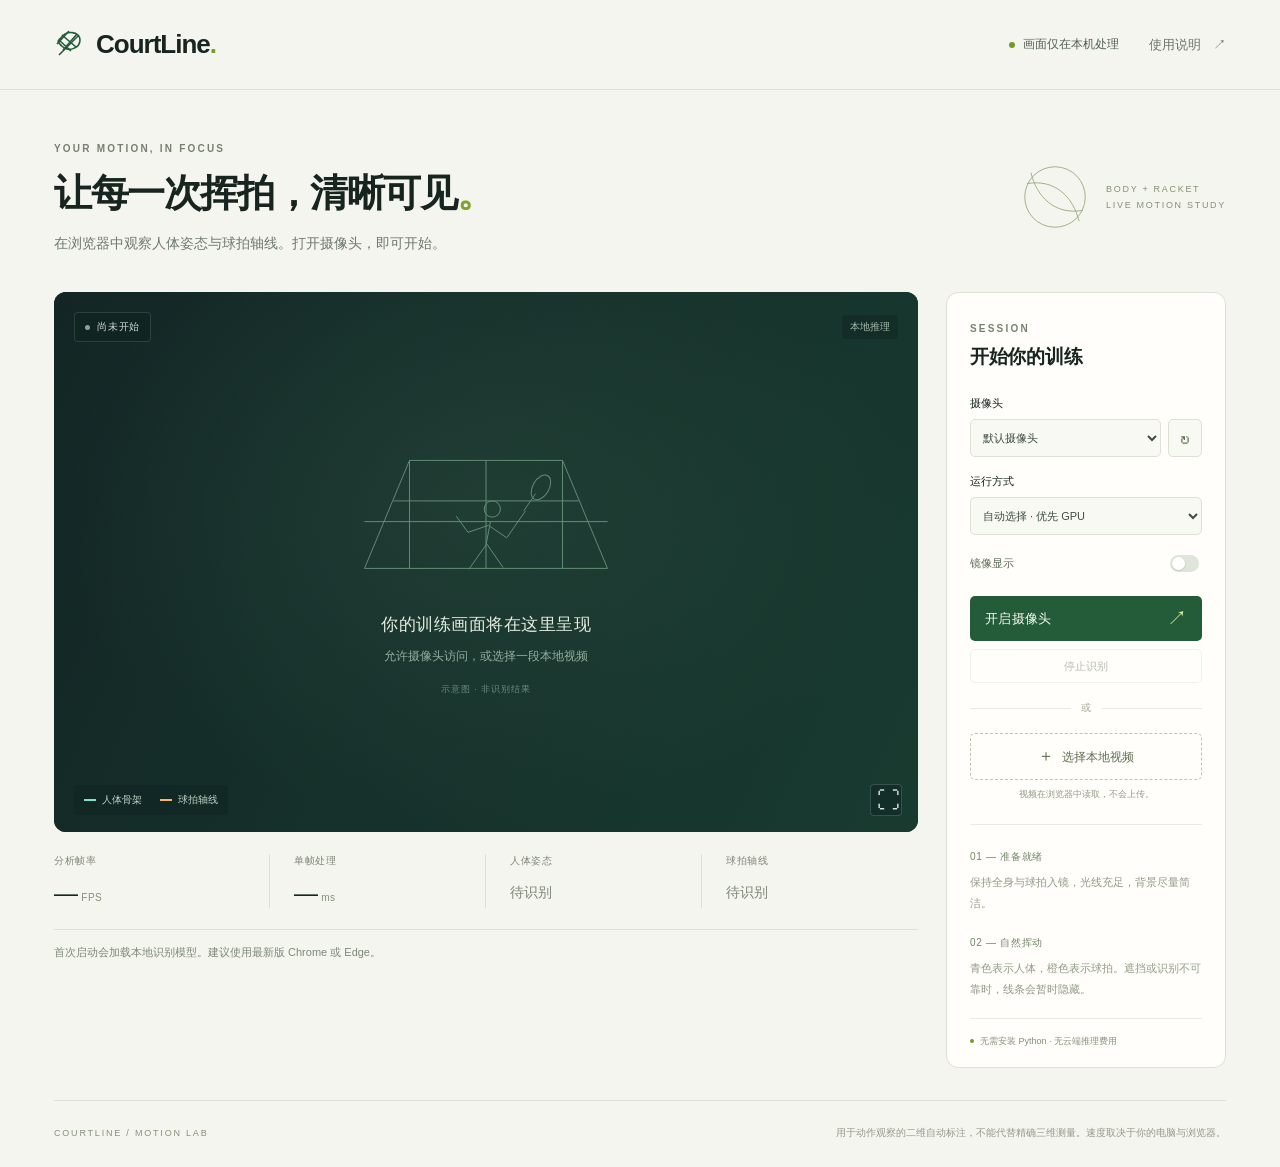
<file: index.html>
<!doctype html>
<html lang="zh-CN">
<head><meta charset="UTF-8"><meta name="viewport" content="width=device-width,initial-scale=1"><meta name="theme-color" content="#f5f5ef"><title>CourtLine · 人体与球拍实时识别</title><link rel="icon" href="./icon.svg" type="image/svg+xml"><link rel="stylesheet" href="./style.css"></head>
<body>
<header class="masthead"><a href="./" class="brand" aria-label="CourtLine首页"><svg viewBox="0 0 32 32" aria-hidden="true"><path d="M5 26 25 6M7 9c5-8 19-7 19 2 0 8-11 12-17 7S3 12 7 9Z"/><path d="m8 6 14 12M5 11l12 11M15 2 3 15M23 5 9 21"/></svg><span>CourtLine<span class="brand-dot">.</span></span></a><span class="privacy"><span class="status-dot"></span>画面仅在本机处理</span><a href="./help.html" class="help-link" target="_blank" rel="noopener">使用说明 <span>↗</span></a></header>
<main>
<section class="intro"><div><span class="eyebrow">YOUR MOTION, IN FOCUS</span><h1>让每一次挥拍，<br class="mobile-break">清晰可见<span>。</span></h1><p>在浏览器中观察人体姿态与球拍轴线。打开摄像头，即可开始。</p></div><div class="intro-mark" aria-hidden="true"><svg viewBox="0 0 100 100"><circle cx="50" cy="50" r="42"/><path d="M15 25c40 0 60 30 62 64M85 75C45 75 25 45 23 11"/></svg><span>BODY + RACKET<br>LIVE MOTION STUDY</span></div></section>
<section class="workspace" aria-label="实时识别工作区">
<div class="viewer-column">
<div class="viewer" id="viewer">
<canvas id="output" width="1280" height="720" aria-label="人体与球拍标注画面"></canvas>
<div id="empty-state" class="empty-state"><div class="court-drawing" aria-hidden="true"><svg viewBox="0 0 300 190"><path d="M65 36h170l50 120H15ZM47 81h206M150 36v120M65 36v120M235 36v120M15 104h270"/><circle cx="157" cy="90" r="9"/><path d="m155 104-5 26-19 27m20-28 18 26m-16-47-23 8-13-18m37 11 19 13 21-30"/><path d="m192 92 13-19"/><ellipse cx="211" cy="66" rx="9" ry="15" transform="rotate(30 211 66)"/></svg></div><h2>你的训练画面将在这里呈现</h2><p>允许摄像头访问，或选择一段本地视频</p><span class="illustration-note">示意图 · 非识别结果</span></div>
<div class="viewer-top"><span class="live-pill" id="live-pill"><i></i><span id="source-status">尚未开始</span></span><span id="backend-tag">本地推理</span></div>
<div class="viewer-bottom"><div class="legend"><span><i class="body-color"></i>人体骨架</span><span><i class="racket-color"></i>球拍轴线</span></div><button id="fullscreen" class="icon-button" aria-label="全屏显示" title="全屏显示">⛶</button></div>
<div id="loading-overlay" class="loading-overlay" hidden><span class="spinner"></span><strong id="loading-title">正在准备识别模型</strong><p id="loading-message" role="status">首次启动需要下载模型，请稍候</p><button id="cancel-load" class="text-button">取消</button></div>
</div>
<div class="metrics" aria-label="识别状态"><div><span class="metric-label">分析帧率</span><strong id="fps">—<small> FPS</small></strong></div><div><span class="metric-label">单帧处理</span><strong id="latency">—<small> ms</small></strong></div><div><span class="metric-label">人体姿态</span><strong id="body-status" class="metric-state">待识别</strong></div><div><span class="metric-label">球拍轴线</span><strong id="racket-status" class="metric-state">待识别</strong></div></div>
<p id="notice" class="notice" role="status" aria-live="polite">首次启动会加载本地识别模型。建议使用最新版 Chrome 或 Edge。</p>
</div>
<aside class="controls">
<div class="control-heading"><span class="eyebrow">SESSION</span><h2>开始你的训练</h2></div>
<label class="field-label" for="camera-select">摄像头</label><div class="select-row"><select id="camera-select"><option value="">默认摄像头</option></select><button class="refresh-button" id="refresh-cameras" aria-label="刷新摄像头列表" title="刷新摄像头列表">↻</button></div>
<label class="field-label" for="backend-select">运行方式</label><select id="backend-select"><option value="auto">自动选择 · 优先 GPU</option><option value="wasm">CPU 兼容模式</option></select>
<div class="toggle-row"><label for="mirror">镜像显示</label><input id="mirror" type="checkbox" role="switch"></div>
<button id="start-camera" class="primary-button"><span>开启摄像头</span><span aria-hidden="true">↗</span></button>
<button id="stop" class="stop-button" disabled>停止识别</button>
<div class="or"><span></span>或<span></span></div>
<label class="upload-button" for="video-file"><span aria-hidden="true">＋</span> 选择本地视频<input id="video-file" type="file" accept="video/*"></label><p class="local-note">视频在浏览器中读取，不会上传。</p>
<div class="tips"><span class="tips-number">01 — 准备就绪</span><p>保持全身与球拍入镜，光线充足，背景尽量简洁。</p><span class="tips-number">02 — 自然挥动</span><p>青色表示人体，橙色表示球拍。遮挡或识别不可靠时，线条会暂时隐藏。</p></div>
<div class="session-footer"><span class="mini-dot"></span>无需安装 Python · 无云端推理费用</div>
</aside>
</section>
<footer class="page-footer"><span>COURTLINE / MOTION LAB</span><p>用于动作观察的二维自动标注，不能代替精确三维测量。速度取决于你的电脑与浏览器。</p></footer>
</main>
<video id="input-video" playsinline muted hidden></video><canvas id="capture" hidden></canvas>
<script type="module" src="./app.js"></script>
</body></html>
</file>
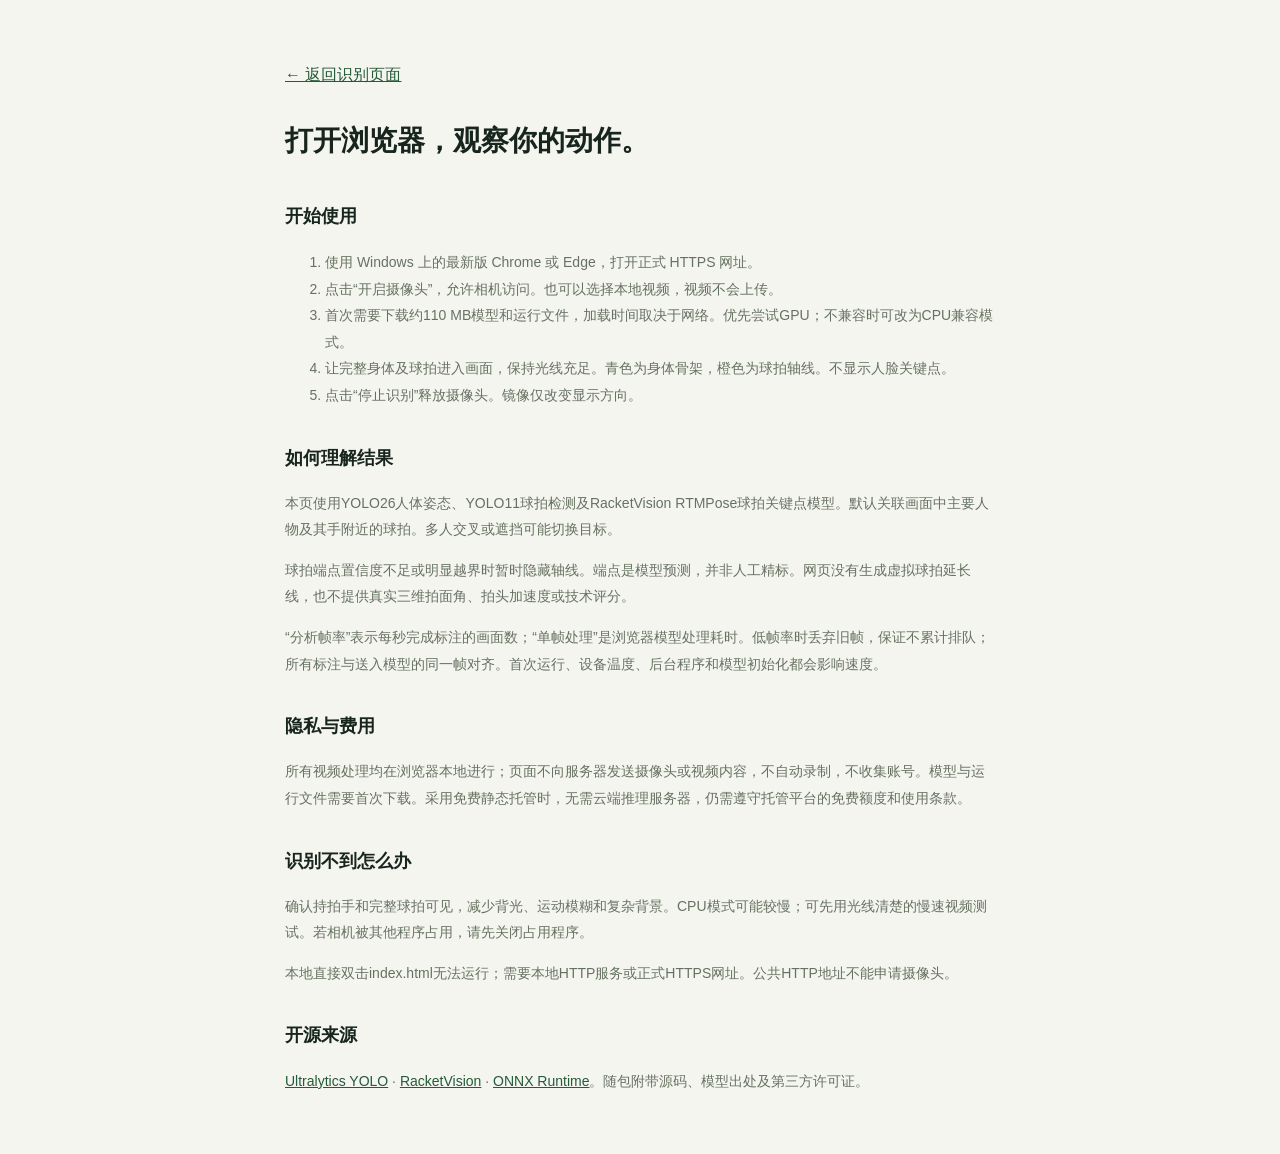
<file: help.html>
<!doctype html><html lang="zh-CN"><meta charset="utf-8"><meta name="viewport" content="width=device-width,initial-scale=1"><title>CourtLine · 使用说明</title><link rel="stylesheet" href="./style.css"><style>article{max-width:760px;margin:60px auto;padding:0 25px;line-height:1.9}h1{font-size:28px}h2{font-size:18px;margin-top:32px}p,li{font-size:14px;color:#667261}a{color:#245b39}</style><article><a href="./">← 返回识别页面</a><h1>打开浏览器，观察你的动作。</h1><h2>开始使用</h2><ol><li>使用 Windows 上的最新版 Chrome 或 Edge，打开正式 HTTPS 网址。</li><li>点击“开启摄像头”，允许相机访问。也可以选择本地视频，视频不会上传。</li><li>首次需要下载约110 MB模型和运行文件，加载时间取决于网络。优先尝试GPU；不兼容时可改为CPU兼容模式。</li><li>让完整身体及球拍进入画面，保持光线充足。青色为身体骨架，橙色为球拍轴线。不显示人脸关键点。</li><li>点击“停止识别”释放摄像头。镜像仅改变显示方向。</li></ol><h2>如何理解结果</h2><p>本页使用YOLO26人体姿态、YOLO11球拍检测及RacketVision RTMPose球拍关键点模型。默认关联画面中主要人物及其手附近的球拍。多人交叉或遮挡可能切换目标。</p><p>球拍端点置信度不足或明显越界时暂时隐藏轴线。端点是模型预测，并非人工精标。网页没有生成虚拟球拍延长线，也不提供真实三维拍面角、拍头加速度或技术评分。</p><p>“分析帧率”表示每秒完成标注的画面数；“单帧处理”是浏览器模型处理耗时。低帧率时丢弃旧帧，保证不累计排队；所有标注与送入模型的同一帧对齐。首次运行、设备温度、后台程序和模型初始化都会影响速度。</p><h2>隐私与费用</h2><p>所有视频处理均在浏览器本地进行；页面不向服务器发送摄像头或视频内容，不自动录制，不收集账号。模型与运行文件需要首次下载。采用免费静态托管时，无需云端推理服务器，仍需遵守托管平台的免费额度和使用条款。</p><h2>识别不到怎么办</h2><p>确认持拍手和完整球拍可见，减少背光、运动模糊和复杂背景。CPU模式可能较慢；可先用光线清楚的慢速视频测试。若相机被其他程序占用，请先关闭占用程序。</p><p>本地直接双击index.html无法运行；需要本地HTTP服务或正式HTTPS网址。公共HTTP地址不能申请摄像头。</p><h2>开源来源</h2><p><a href="https://github.com/ultralytics/ultralytics" target="_blank" rel="noopener">Ultralytics YOLO</a> · <a href="https://github.com/OrcustD/RacketVision" target="_blank" rel="noopener">RacketVision</a> · <a href="https://onnxruntime.ai/" target="_blank" rel="noopener">ONNX Runtime</a>。随包附带源码、模型出处及第三方许可证。</p></article></html>
</file>
<file: style.css>
:root{--paper:#f5f5ef;--ink:#18251f;--muted:#6d786f;--green:#245b39;--lime:#d4eb62;--border:#dce0d5;--body:#77e6d0;--racket:#ffb45c}*{box-sizing:border-box}body{margin:0;background:var(--paper);color:var(--ink);font-family:Inter,"Segoe UI","PingFang SC","Microsoft YaHei",sans-serif;-webkit-font-smoothing:antialiased}button,input,select{font:inherit}button,a,input,select{-webkit-tap-highlight-color:transparent}button:focus-visible,a:focus-visible,select:focus-visible,input:focus-visible{outline:3px solid #95b450;outline-offset:4px}button{cursor:pointer}button:disabled{cursor:default;opacity:.45}a{color:inherit}.masthead{height:90px;border-bottom:1px solid var(--border);display:flex;align-items:center;gap:30px;max-width:1440px;margin:auto;padding:0 54px}.brand{display:flex;align-items:center;gap:10px;text-decoration:none;font-size:26px;font-weight:750;letter-spacing:-1px}.brand svg{width:32px;height:32px;stroke:var(--green);fill:none;stroke-width:1.6}.brand-dot{color:#739a27}.privacy{font-size:12px;color:#506051;display:flex;gap:8px;align-items:center;margin-left:auto}.status-dot,.mini-dot{width:6px;height:6px;background:#739a27;border-radius:50%;display:inline-block}.help-link{font-size:13px;text-decoration:none;color:#6b756a}.help-link span{padding-left:8px}main{max-width:1440px;margin:auto;padding:48px 54px 0}.intro{display:flex;align-items:center;justify-content:space-between;margin-bottom:36px}.eyebrow{font-size:10px;font-weight:650;letter-spacing:2.2px;color:#76806f}.intro h1{font-size:38px;font-weight:650;line-height:1.45;letter-spacing:-1.4px;margin:10px 0 10px}.intro h1>span{color:#82a330}.intro p{color:var(--muted);font-size:14px;margin:0;line-height:1.8}.mobile-break{display:none}.intro-mark{display:flex;align-items:center;gap:15px;color:#83916f}.intro-mark svg{width:72px;height:72px;fill:none;stroke:#9bab80;stroke-width:1.2;transform:rotate(-10deg)}.intro-mark span{font-size:9px;letter-spacing:1.7px;line-height:1.8}.workspace{display:grid;grid-template-columns:minmax(0,1fr) 280px;gap:28px;align-items:start}.viewer{position:relative;background:#132b29;aspect-ratio:16/10;border-radius:12px;overflow:hidden;isolation:isolate}.viewer::before{content:"";position:absolute;inset:0;background:radial-gradient(ellipse at 50% 40%,#2b4b3e80,transparent 70%),linear-gradient(115deg,#132625,#183b30);z-index:-1}.viewer #output{width:100%;height:100%;object-fit:contain;display:block}.viewer-top{position:absolute;top:20px;left:20px;right:20px;display:flex;justify-content:space-between;align-items:center;gap:8px;pointer-events:none}.live-pill{display:flex;align-items:center;gap:7px;padding:7px 10px;font-size:10px;letter-spacing:.8px;color:#d0dad3;background:#102522aa;border:1px solid #a0beac30;border-radius:4px;backdrop-filter:blur(8px)}.live-pill i{width:5px;height:5px;border-radius:50%;background:#8ca298}.live-pill.running i{background:#cde866;box-shadow:0 0 0 3px #cde86620}#backend-tag{font-size:10px;color:#a6bbad;background:#10252280;padding:5px 8px;border-radius:4px}.empty-state{position:absolute;inset:0;display:flex;align-items:center;justify-content:center;flex-direction:column;padding:60px 20px;text-align:center;pointer-events:none}.court-drawing{width:270px;opacity:.65;margin-bottom:6px}.court-drawing svg{fill:none;stroke:#86b89d;stroke-width:1.1}.empty-state h2{font-size:17px;font-weight:450;letter-spacing:.5px;color:#e6efe4;margin:4px 0 12px}.empty-state p{font-size:12px;color:#93ae9f;margin:0}.illustration-note{font-size:9px;color:#6c8b7c;margin-top:18px;letter-spacing:1px}.viewer-bottom{position:absolute;bottom:16px;left:20px;right:16px;display:flex;justify-content:space-between;align-items:center;pointer-events:none}.legend{display:flex;gap:18px;color:#bdd1c5;font-size:10px;background:#10252288;border-radius:4px;padding:8px 10px}.legend span{display:flex;align-items:center;gap:6px}.legend i{width:12px;height:2px;display:inline-block}.body-color{background:var(--body)}.racket-color{background:var(--racket)}.icon-button{border:1px solid #aac5b63d;background:#10252288;color:#d9e7dc;font-size:23px;width:32px;height:32px;border-radius:4px;pointer-events:auto;line-height:1}.metrics{display:grid;grid-template-columns:repeat(4,1fr);padding:22px 0 21px;border-bottom:1px solid var(--border)}.metrics>div{padding-left:24px;border-right:1px solid var(--border)}.metrics>div:first-child{padding-left:0}.metrics>div:last-child{border:0}.metric-label{font-size:10px;color:#7e8778;display:block;margin-bottom:9px;letter-spacing:.5px}.metrics strong{display:block;font-size:24px;font-weight:500;font-variant-numeric:tabular-nums;line-height:1.3}.metrics small{font-size:10px;font-weight:400;letter-spacing:.5px;color:#829078}.metrics .metric-state{font-size:14px;line-height:31px;color:#7c8778}.metrics .metric-state.observed{color:var(--green)}.notice{font-size:11px;color:#7c8778;line-height:1.8;margin-top:13px}.notice.error{color:#a23c2b}.controls{background:#fffefa;border:1px solid var(--border);border-radius:12px;padding:25px 23px 19px}.control-heading h2{font-size:19px;font-weight:600;margin:8px 0 26px;letter-spacing:-.3px}.field-label{font-size:11px;font-weight:550;display:block;margin:17px 0 8px}select{color:#3e4d42;background:#f8f9f3;border:1px solid #dce2d5;border-radius:5px;min-height:38px;padding:8px;width:100%;font-size:11px;max-width:100%;text-overflow:ellipsis}.select-row{display:flex;gap:7px}.select-row select{min-width:0;flex:1}.refresh-button{width:34px;border:1px solid var(--border);border-radius:5px;background:#f8f9f3;color:#62705b;font-size:20px}.toggle-row{display:flex;align-items:center;justify-content:space-between;margin:17px 0 21px;font-size:11px;color:#5e6b5c}.toggle-row input{appearance:none;width:29px;height:17px;background:#dfe5d9;border-radius:20px;cursor:pointer;position:relative;transition:background .2s}.toggle-row input::after{content:"";width:13px;height:13px;border-radius:50%;position:absolute;top:2px;left:2px;background:#fff;box-shadow:0 1px 2px #0002;transition:transform .2s}.toggle-row input:checked{background:#47764b}.toggle-row input:checked::after{transform:translateX(12px)}.primary-button{background:var(--green);color:#f6faef;border:0;min-height:45px;width:100%;border-radius:5px;padding:0 15px;display:flex;align-items:center;justify-content:space-between;font-size:13px;letter-spacing:.3px;transition:background .2s}.primary-button:hover:not(:disabled){background:#337347}.primary-button>span:last-child{font-size:20px;color:#d3e79a}.stop-button{border:1px solid #dce1d5;background:transparent;border-radius:5px;min-height:34px;width:100%;margin-top:8px;color:#5e6d59;font-size:11px}.or{display:flex;align-items:center;gap:10px;color:#a1a898;font-size:10px;margin:18px 0}.or>span{height:1px;background:#e8eadf;flex:1}.upload-button{position:relative;display:block;text-align:center;border:1px dashed #bcc8ae;border-radius:5px;padding:12px;font-size:12px;color:#5d6d50;cursor:pointer;overflow:hidden}.upload-button:hover{background:#f2f6e8}.upload-button input{position:absolute;inset:0;opacity:0;cursor:pointer;width:100%}.upload-button span{font-size:16px;padding-right:4px}.local-note{text-align:center;font-size:9px;color:#929b88;margin-top:8px}.tips{border-top:1px solid #e9ece1;margin-top:23px;padding-top:21px}.tips-number{color:#748469;letter-spacing:.7px;font-size:10px}.tips p{font-size:11px;color:#929b88;line-height:1.9;margin:8px 0 18px}.session-footer{border-top:1px solid #e9ece1;padding-top:16px;font-size:9px;color:#84917a;display:flex;align-items:center;gap:6px}.mini-dot{width:4px;height:4px}.page-footer{display:flex;align-items:center;justify-content:space-between;gap:20px;margin:32px 0 0;border-top:1px solid var(--border);padding:23px 0 25px}.page-footer>span{font-size:9px;letter-spacing:1.8px;color:#84917a;white-space:nowrap}.page-footer p{font-size:10px;color:#939a89;text-align:right;margin:0;line-height:1.8}.loading-overlay{position:absolute;inset:0;background:#112a25e8;display:flex;align-items:center;justify-content:center;flex-direction:column;gap:15px;color:#dce9da;z-index:5;padding:30px;text-align:center}.loading-overlay[hidden]{display:none}.loading-overlay strong{font-size:15px;font-weight:500}.loading-overlay p{font-size:12px;color:#91af9c;line-height:1.8;margin:0;max-width:380px}.spinner{width:30px;height:30px;border:2px solid #829b7738;border-top-color:#d4eb62;border-radius:50%;animation:spin 1s linear infinite;margin-bottom:8px}.text-button{border:0;background:none;color:#9cb29d;font-size:11px;text-decoration:underline;padding:8px}.viewer:fullscreen{border-radius:0;aspect-ratio:auto}.viewer:fullscreen canvas{object-fit:contain}body.running .upload-button{opacity:.6}button:disabled:hover{background:revert}[hidden]{display:none!important}@keyframes spin{to{transform:rotate(360deg)}}@media(min-width:1500px){main{padding-top:58px}.viewer{aspect-ratio:16/9}}@media(max-width:1000px){.masthead{padding:0 28px}main{padding:32px 28px 0}.workspace{gap:20px;grid-template-columns:minmax(0,1fr) 250px}.intro h1{font-size:30px}.intro-mark{display:none}.controls{padding:21px 18px}.metrics>div{padding-left:13px}.metrics strong{font-size:21px}}@media(max-width:760px){.masthead{height:72px;padding:0 20px;gap:12px}.brand{font-size:23px}.privacy{font-size:10px}.help-link{display:none}main{padding:27px 20px 0}.intro{margin-bottom:26px}.intro h1{font-size:28px;letter-spacing:-1px;margin-top:10px}.intro p{font-size:12px}.workspace{display:flex;flex-direction:column;gap:18px}.viewer-column{width:100%}.viewer{aspect-ratio:4/3}.controls{width:100%;display:grid;grid-template-columns:1fr 1fr;gap:10px 15px;padding:22px}.control-heading,.tips,.session-footer,.or,.local-note,.upload-button,.primary-button,.stop-button{grid-column:1/-1}.control-heading h2{margin-bottom:5px}.field-label{margin:0;align-self:center}.select-row{grid-column:2}.controls>select{grid-column:2}.toggle-row{grid-column:1/-1;margin:0 0 5px}.controls .or{margin:7px 0}.tips{margin-top:10px;padding-top:17px}.tips p{margin-bottom:12px}.metrics{padding:20px 0}.metrics strong{font-size:20px}.metrics .metric-state{font-size:12px;line-height:26px}.metrics>div{padding-left:13px}.metric-label{font-size:9px}.page-footer{display:block;margin-top:24px;padding-top:20px}.page-footer p{text-align:left;margin-top:9px}.empty-state h2{font-size:14px}.empty-state p{font-size:10px}.court-drawing{width:210px}.viewer-top{top:14px;left:14px;right:14px}.viewer-bottom{bottom:12px;left:14px;right:12px}.legend{gap:12px;font-size:9px}.eyebrow{font-size:9px}}
</file>
